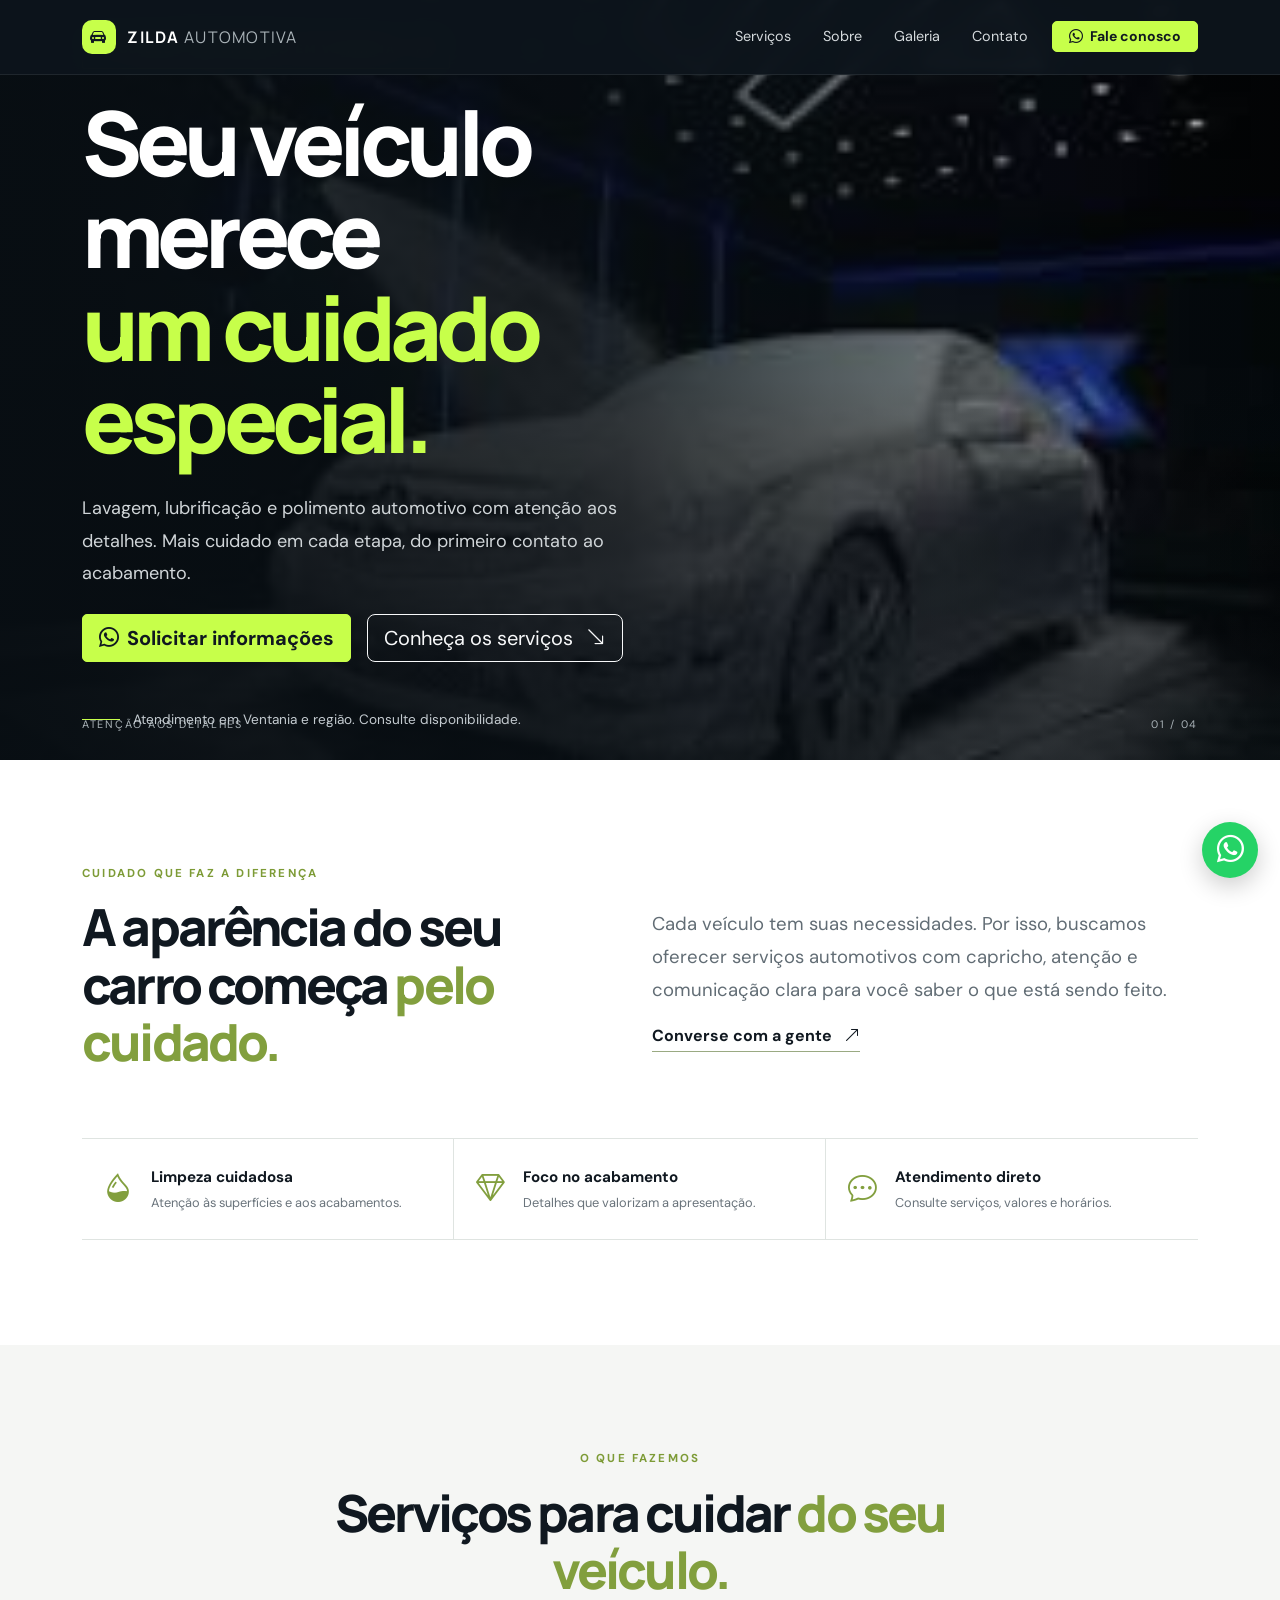
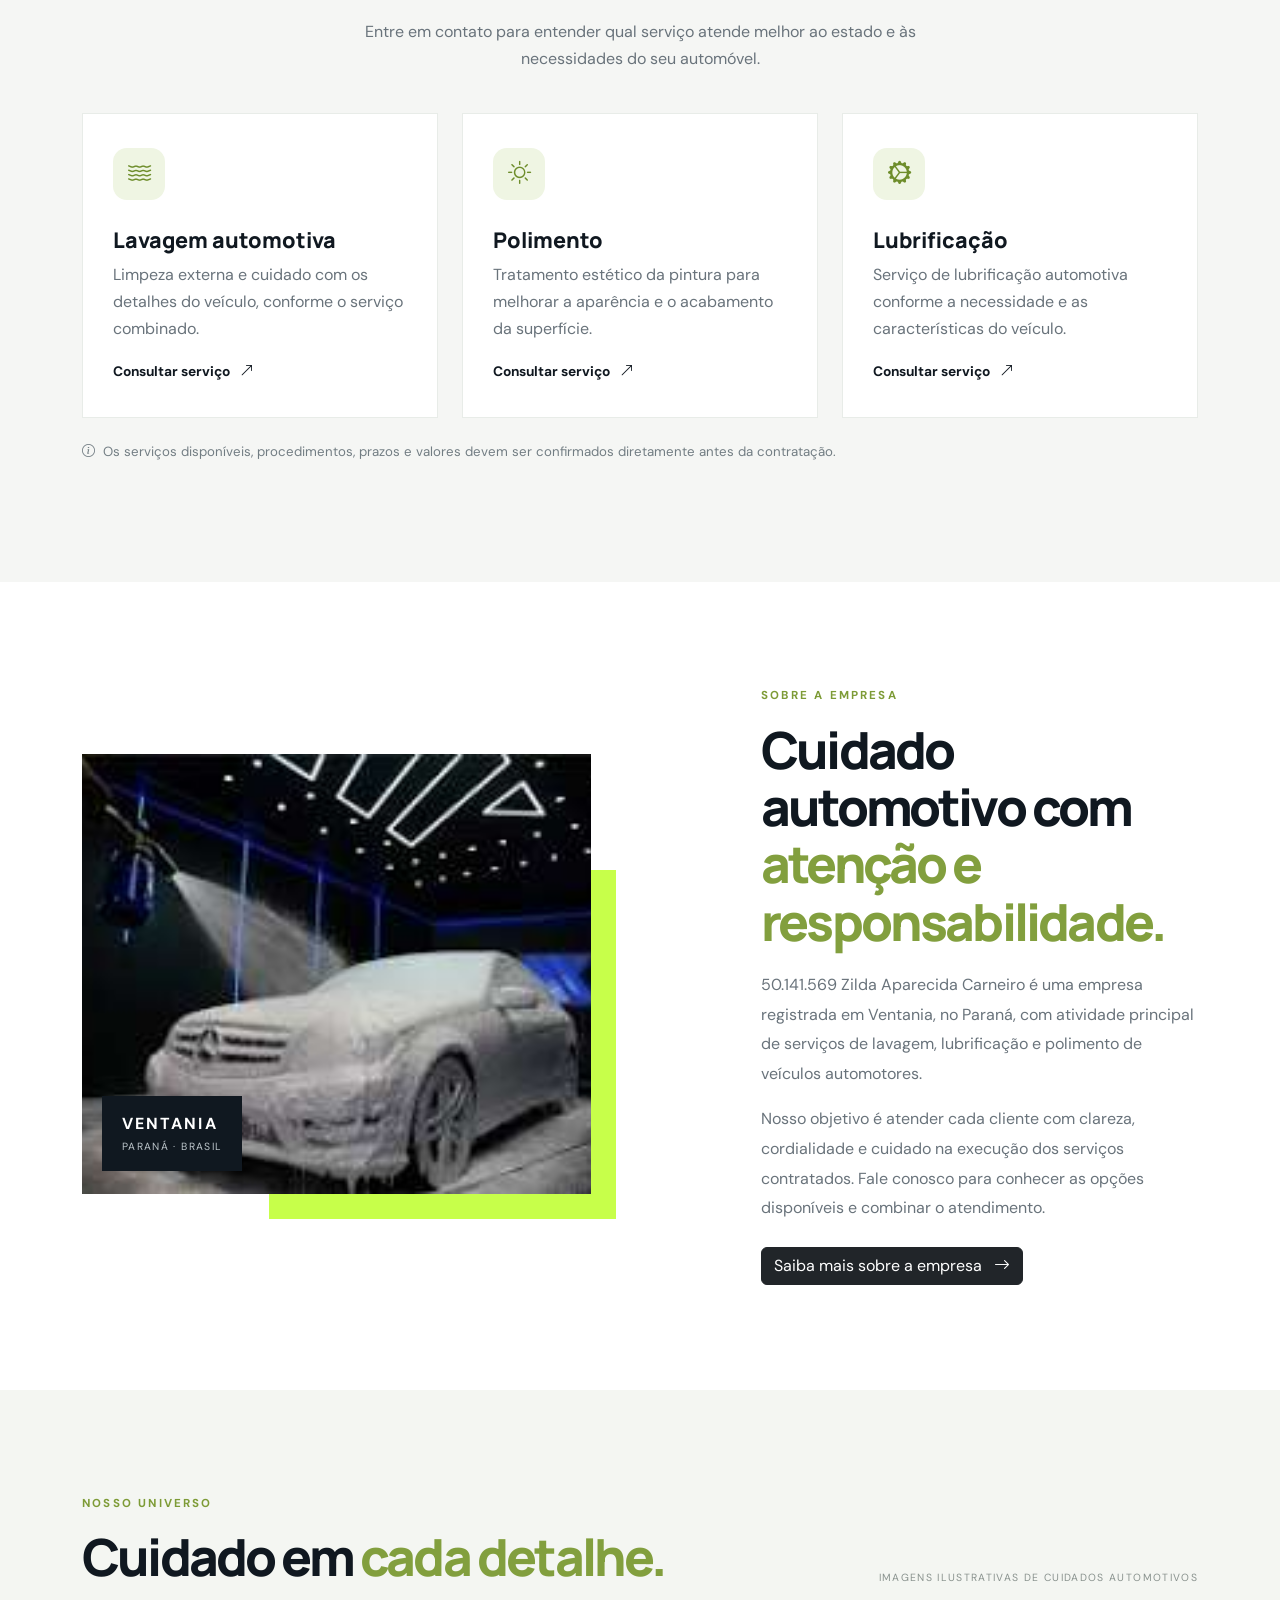
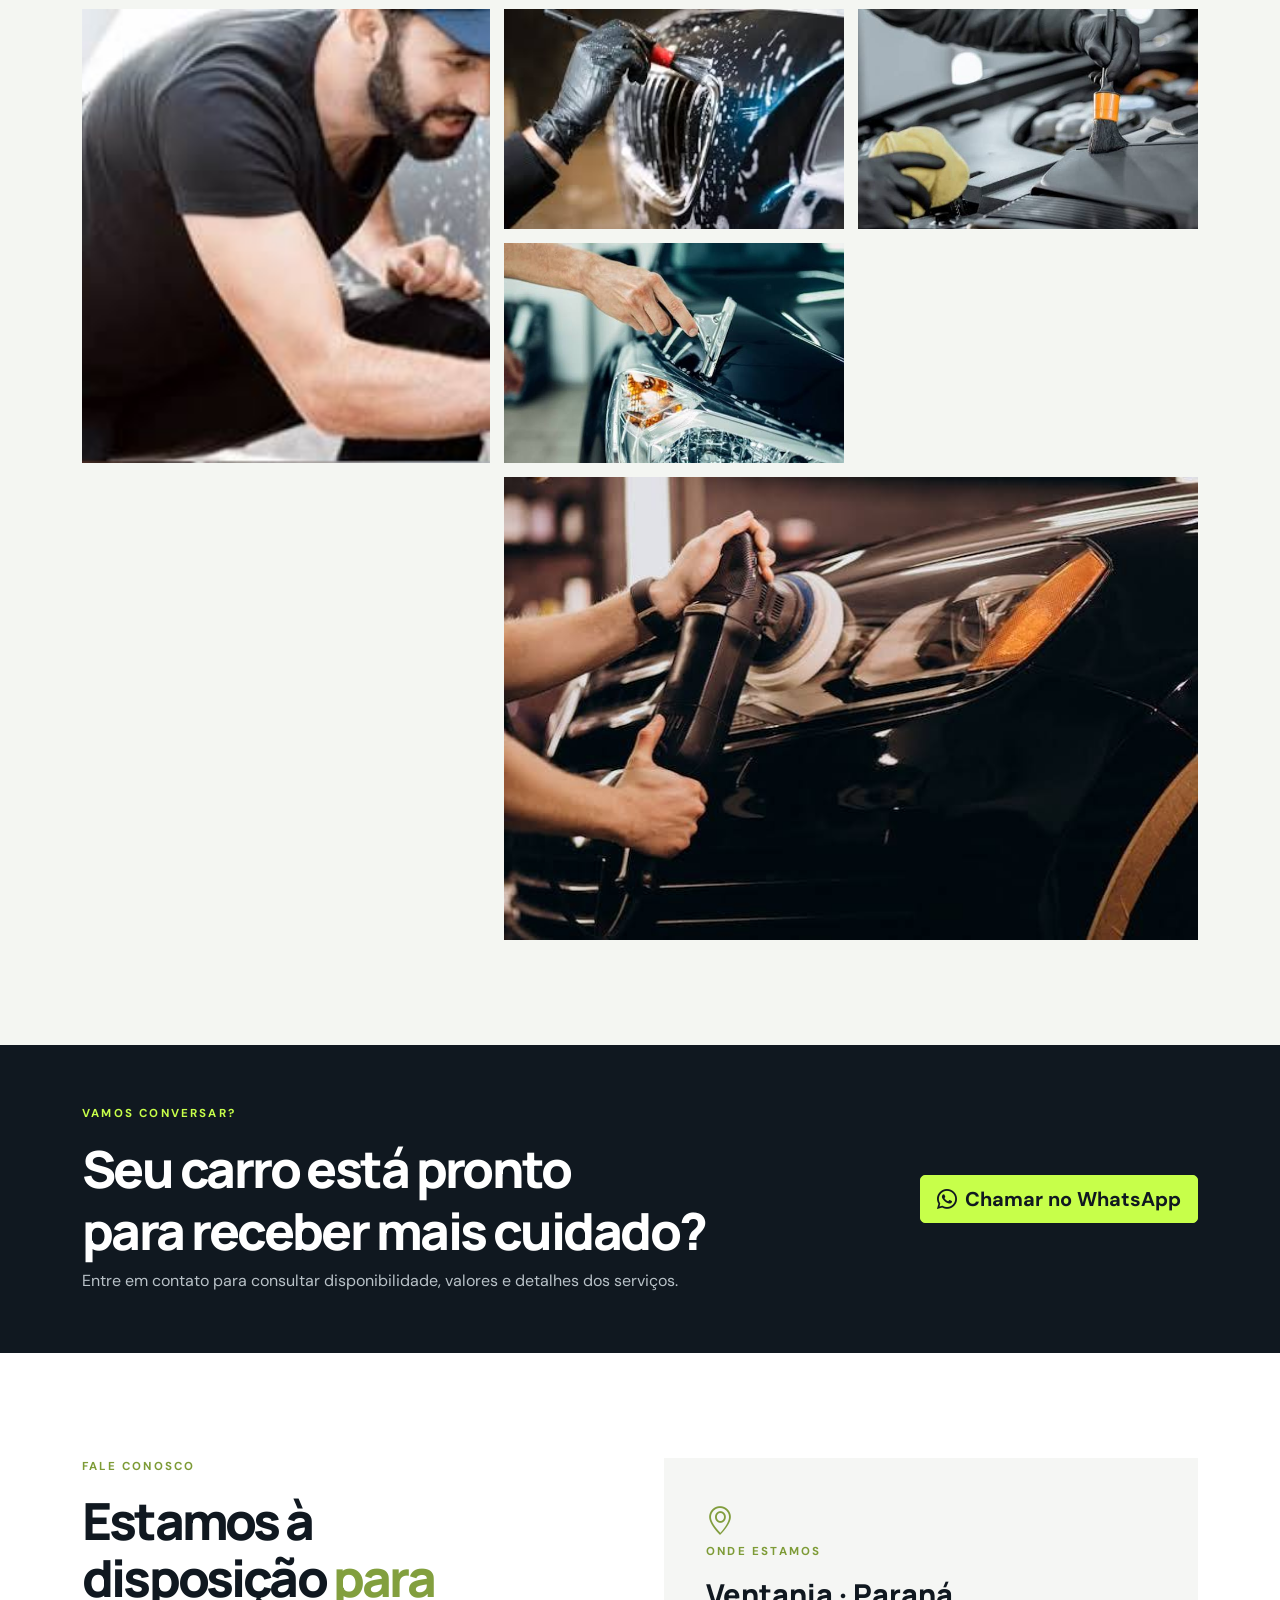
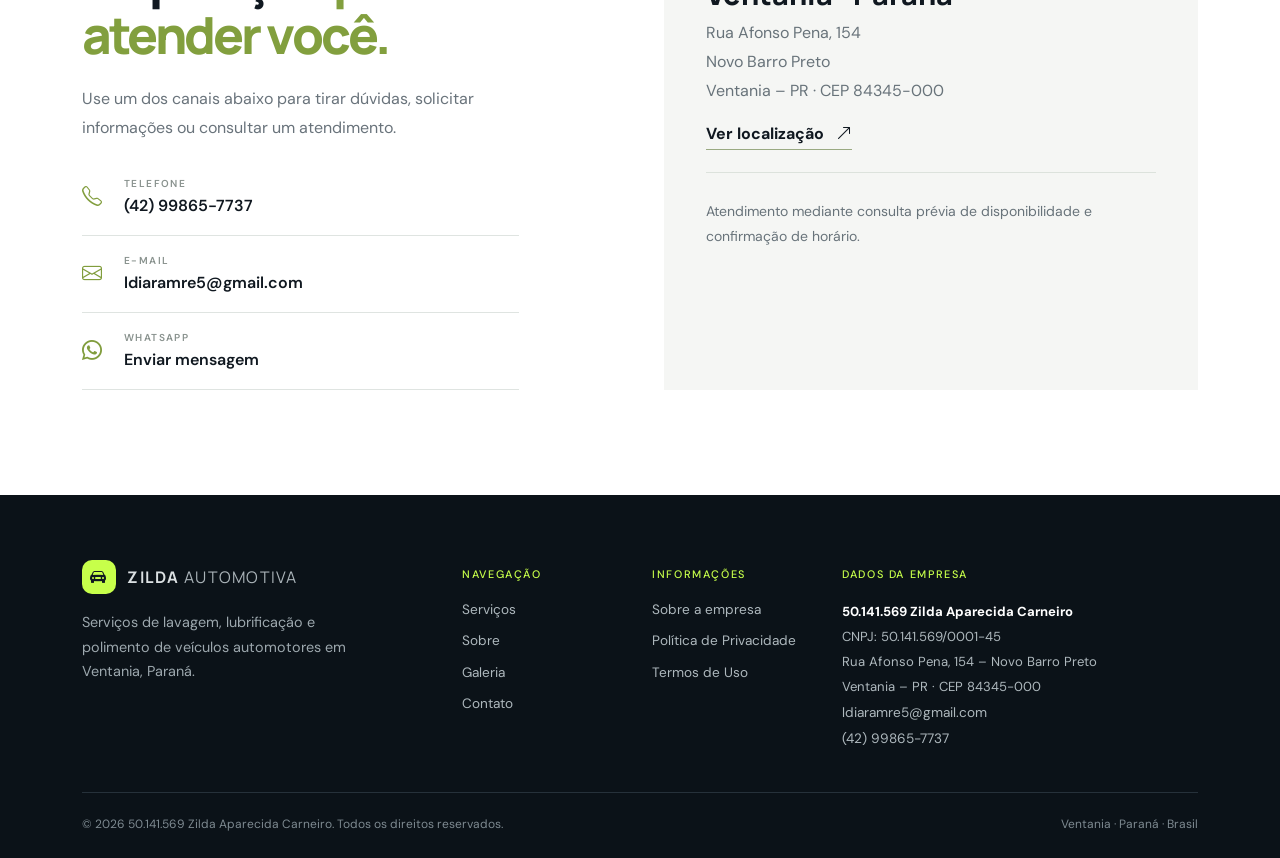
<file: index.html>
<!doctype html>
<html lang="pt-BR">
<head>
  <meta charset="utf-8">
  <meta name="viewport" content="width=device-width, initial-scale=1">
  <meta name="description" content="Serviços de lavagem, lubrificação e polimento de veículos automotores em Ventania, Paraná. Entre em contato e consulte atendimento.">
  <meta name="theme-color" content="#101820">
  <title>Lavagem e Estética Automotiva | Zilda Aparecida Carneiro</title>
  <link rel="preconnect" href="https://cdn.jsdelivr.net">
  <link href="https://cdn.jsdelivr.net/npm/bootstrap@5.3.3/dist/css/bootstrap.min.css" rel="stylesheet">
  <link href="https://cdn.jsdelivr.net/npm/bootstrap-icons@1.11.3/font/bootstrap-icons.min.css" rel="stylesheet">
  <link rel="stylesheet" href="styles.css">
</head>
<body>
<nav class="navbar navbar-expand-lg navbar-dark fixed-top site-nav">
  <div class="container">
    <a class="navbar-brand fw-bold" href="#inicio"><span class="brand-mark"><i class="bi bi-car-front-fill"></i></span> ZILDA <span class="brand-light">AUTOMOTIVA</span></a>
    <button class="navbar-toggler" type="button" data-bs-toggle="collapse" data-bs-target="#menu" aria-controls="menu" aria-expanded="false" aria-label="Abrir menu"><span class="navbar-toggler-icon"></span></button>
    <div class="collapse navbar-collapse" id="menu">
      <ul class="navbar-nav ms-auto align-items-lg-center gap-lg-3">
        <li class="nav-item"><a class="nav-link" href="#servicos">Serviços</a></li>
        <li class="nav-item"><a class="nav-link" href="#sobre">Sobre</a></li>
        <li class="nav-item"><a class="nav-link" href="#galeria">Galeria</a></li>
        <li class="nav-item"><a class="nav-link" href="#contato">Contato</a></li>
        <li class="nav-item"><a class="btn btn-accent btn-sm px-3" href="https://api.whatsapp.com/send?phone=5542998657737" target="_blank" rel="noopener"><i class="bi bi-whatsapp me-1"></i> Fale conosco</a></li>
      </ul>
    </div>
  </div>
</nav>

<header id="inicio" class="hero">
  <div class="hero-shade"></div>
  <div class="container hero-content">
    <div class="row align-items-center min-vh-100">
      <div class="col-lg-8">
        <span class="eyebrow"><i class="bi bi-stars me-2"></i>CUIDADO AUTOMOTIVO EM VENTANIA – PR</span>
        <h1>Seu veículo merece<br><span>um cuidado especial.</span></h1>
        <p class="hero-copy">Lavagem, lubrificação e polimento automotivo com atenção aos detalhes. Mais cuidado em cada etapa, do primeiro contato ao acabamento.</p>
        <div class="d-flex flex-wrap gap-3 mt-4">
          <a class="btn btn-accent btn-lg" href="https://api.whatsapp.com/send?phone=5542998657737&text=Ol%C3%A1!%20Gostaria%20de%20informa%C3%A7%C3%B5es%20sobre%20os%20servi%C3%A7os." target="_blank" rel="noopener"><i class="bi bi-whatsapp me-2"></i>Solicitar informações</a>
          <a class="btn btn-outline-light btn-lg" href="#servicos">Conheça os serviços <i class="bi bi-arrow-down-right ms-2"></i></a>
        </div>
        <div class="hero-note mt-5"><span class="note-line"></span><span>Atendimento em Ventania e região. Consulte disponibilidade.</span></div>
      </div>
    </div>
  </div>
  <div class="hero-bottom container"><span>ATENÇÃO AOS DETALHES</span><span>01 / 04</span></div>
</header>

<main>
<section class="intro-section section-pad">
  <div class="container">
    <div class="row g-4 align-items-center">
      <div class="col-lg-5"><p class="section-kicker">CUIDADO QUE FAZ A DIFERENÇA</p><h2 class="section-title">A aparência do seu carro começa <em>pelo cuidado.</em></h2></div>
      <div class="col-lg-6 offset-lg-1"><p class="lead-copy">Cada veículo tem suas necessidades. Por isso, buscamos oferecer serviços automotivos com capricho, atenção e comunicação clara para você saber o que está sendo feito.</p><a href="#contato" class="text-link">Converse com a gente <i class="bi bi-arrow-up-right"></i></a></div>
    </div>
    <div class="feature-strip row g-0 mt-5">
      <div class="col-md-4 feature"><i class="bi bi-droplet-half"></i><div><strong>Limpeza cuidadosa</strong><span>Atenção às superfícies e aos acabamentos.</span></div></div>
      <div class="col-md-4 feature"><i class="bi bi-gem"></i><div><strong>Foco no acabamento</strong><span>Detalhes que valorizam a apresentação.</span></div></div>
      <div class="col-md-4 feature"><i class="bi bi-chat-dots"></i><div><strong>Atendimento direto</strong><span>Consulte serviços, valores e horários.</span></div></div>
    </div>
  </div>
</section>

<section id="servicos" class="services-section section-pad">
  <div class="container">
    <div class="section-heading text-center">
      <p class="section-kicker">O QUE FAZEMOS</p><h2 class="section-title">Serviços para cuidar <em>do seu veículo.</em></h2>
      <p class="muted-copy mx-auto">Entre em contato para entender qual serviço atende melhor ao estado e às necessidades do seu automóvel.</p>
    </div>
    <div class="row g-4 mt-3">
      <div class="col-md-6 col-lg-4"><article class="service-card"><div class="service-icon"><i class="bi bi-water"></i></div><h3>Lavagem automotiva</h3><p>Limpeza externa e cuidado com os detalhes do veículo, conforme o serviço combinado.</p><a href="#contato">Consultar serviço <i class="bi bi-arrow-up-right"></i></a></article></div>
      <div class="col-md-6 col-lg-4"><article class="service-card"><div class="service-icon"><i class="bi bi-brightness-high"></i></div><h3>Polimento</h3><p>Tratamento estético da pintura para melhorar a aparência e o acabamento da superfície.</p><a href="#contato">Consultar serviço <i class="bi bi-arrow-up-right"></i></a></article></div>
      <div class="col-md-6 col-lg-4"><article class="service-card"><div class="service-icon"><i class="bi bi-gear-wide-connected"></i></div><h3>Lubrificação</h3><p>Serviço de lubrificação automotiva conforme a necessidade e as características do veículo.</p><a href="#contato">Consultar serviço <i class="bi bi-arrow-up-right"></i></a></article></div>
    </div>
    <p class="service-disclaimer mt-4"><i class="bi bi-info-circle me-2"></i>Os serviços disponíveis, procedimentos, prazos e valores devem ser confirmados diretamente antes da contratação.</p>
  </div>
</section>

<section id="sobre" class="about-section section-pad">
  <div class="container">
    <div class="row align-items-center g-5">
      <div class="col-lg-6"><div class="about-image"><img src="assets/lavagem-premium.png" alt="Veículo recebendo cuidado e lavagem automotiva" loading="lazy"><div class="image-tag"><strong>VENTANIA</strong><span>PARANÁ · BRASIL</span></div></div></div>
      <div class="col-lg-5 offset-lg-1"><p class="section-kicker">SOBRE A EMPRESA</p><h2 class="section-title">Cuidado automotivo com <em>atenção e responsabilidade.</em></h2><p class="body-copy">50.141.569 Zilda Aparecida Carneiro é uma empresa registrada em Ventania, no Paraná, com atividade principal de serviços de lavagem, lubrificação e polimento de veículos automotores.</p><p class="body-copy">Nosso objetivo é atender cada cliente com clareza, cordialidade e cuidado na execução dos serviços contratados. Fale conosco para conhecer as opções disponíveis e combinar o atendimento.</p><a class="btn btn-dark mt-2" href="sobre.html">Saiba mais sobre a empresa <i class="bi bi-arrow-right ms-2"></i></a></div>
    </div>
  </div>
</section>

<section id="galeria" class="gallery-section section-pad">
  <div class="container">
    <div class="d-flex flex-wrap align-items-end justify-content-between gap-3 mb-4"><div><p class="section-kicker">NOSSO UNIVERSO</p><h2 class="section-title mb-0">Cuidado em <em>cada detalhe.</em></h2></div><span class="gallery-caption">IMAGENS ILUSTRATIVAS DE CUIDADOS AUTOMOTIVOS</span></div>
    <div class="gallery-grid">
      <img src="assets/limpeza-rodas.png" alt="Limpeza detalhada de roda automotiva" loading="lazy">
      <img src="assets/detalhamento-grade.png" alt="Detalhamento da grade dianteira de um automóvel" loading="lazy">
      <img src="assets/limpeza-motor.png" alt="Limpeza cuidadosa do compartimento do motor" loading="lazy">
      <img src="assets/polimento-detalhe.png" alt="Cuidado com acabamento externo do veículo" loading="lazy">
      <img src="assets/polimento-farol.png" alt="Polimento e cuidado da superfície próxima ao farol" loading="lazy">
    </div>
  </div>
</section>

<section class="cta-section">
  <div class="container"><div class="cta-panel"><div><p class="section-kicker">VAMOS CONVERSAR?</p><h2>Seu carro está pronto<br>para receber mais cuidado?</h2><p>Entre em contato para consultar disponibilidade, valores e detalhes dos serviços.</p></div><a class="btn btn-accent btn-lg" href="https://api.whatsapp.com/send?phone=5542998657737" target="_blank" rel="noopener"><i class="bi bi-whatsapp me-2"></i>Chamar no WhatsApp</a></div></div>
</section>

<section id="contato" class="contact-section section-pad">
  <div class="container">
    <div class="row g-5">
      <div class="col-lg-5"><p class="section-kicker">FALE CONOSCO</p><h2 class="section-title">Estamos à disposição <em>para atender você.</em></h2><p class="body-copy">Use um dos canais abaixo para tirar dúvidas, solicitar informações ou consultar um atendimento.</p>
        <a class="contact-line" href="tel:+5542998657737"><i class="bi bi-telephone"></i><span><small>TELEFONE</small>(42) 99865-7737</span></a>
        <a class="contact-line" href="mailto:ldiaramre5@gmail.com"><i class="bi bi-envelope"></i><span><small>E-MAIL</small>ldiaramre5@gmail.com</span></a>
        <a class="contact-line" href="https://api.whatsapp.com/send?phone=5542998657737" target="_blank" rel="noopener"><i class="bi bi-whatsapp"></i><span><small>WHATSAPP</small>Enviar mensagem</span></a>
      </div>
      <div class="col-lg-6 offset-lg-1"><div class="address-card"><i class="bi bi-geo-alt"></i><p class="section-kicker">ONDE ESTAMOS</p><h3>Ventania · Paraná</h3><p>Rua Afonso Pena, 154<br>Novo Barro Preto<br>Ventania – PR · CEP 84345-000</p><a href="https://www.google.com/maps/search/?api=1&query=Rua+Afonso+Pena%2C+154%2C+Ventania%2C+PR%2C+84345-000" target="_blank" rel="noopener" class="text-link">Ver localização <i class="bi bi-arrow-up-right"></i></a><div class="address-rule"></div><p class="small mb-0">Atendimento mediante consulta prévia de disponibilidade e confirmação de horário.</p></div></div>
    </div>
  </div>
</section>
</main>

<footer class="site-footer">
  <div class="container">
    <div class="row gy-4">
      <div class="col-lg-4"><a class="navbar-brand fw-bold" href="#inicio"><span class="brand-mark"><i class="bi bi-car-front-fill"></i></span> ZILDA <span class="brand-light">AUTOMOTIVA</span></a><p class="footer-about mt-3">Serviços de lavagem, lubrificação e polimento de veículos automotores em Ventania, Paraná.</p></div>
      <div class="col-6 col-lg-2"><h6>NAVEGAÇÃO</h6><a href="#servicos">Serviços</a><a href="#sobre">Sobre</a><a href="#galeria">Galeria</a><a href="#contato">Contato</a></div>
      <div class="col-6 col-lg-2"><h6>INFORMAÇÕES</h6><a href="sobre.html">Sobre a empresa</a><a href="politica-privacidade.html">Política de Privacidade</a><a href="termos-uso.html">Termos de Uso</a></div>
      <div class="col-lg-4"><h6>DADOS DA EMPRESA</h6><p class="company-data"><strong>50.141.569 Zilda Aparecida Carneiro</strong><br>CNPJ: 50.141.569/0001-45<br>Rua Afonso Pena, 154 – Novo Barro Preto<br>Ventania – PR · CEP 84345-000<br><a href="mailto:ldiaramre5@gmail.com">ldiaramre5@gmail.com</a><br><a href="tel:+5542998657737">(42) 99865-7737</a></p></div>
    </div>
    <div class="footer-bottom d-flex flex-wrap justify-content-between gap-2 mt-4"><span>© <span id="year"></span> 50.141.569 Zilda Aparecida Carneiro. Todos os direitos reservados.</span><span>Ventania · Paraná · Brasil</span></div>
  </div>
</footer>
<a class="whatsapp-float" href="https://api.whatsapp.com/send?phone=5542998657737" target="_blank" rel="noopener" aria-label="Fale pelo WhatsApp"><i class="bi bi-whatsapp"></i></a>
<script src="https://cdn.jsdelivr.net/npm/bootstrap@5.3.3/dist/js/bootstrap.bundle.min.js"></script>
<script>document.getElementById('year').textContent = new Date().getFullYear();</script>
</body>
</html>
</file>
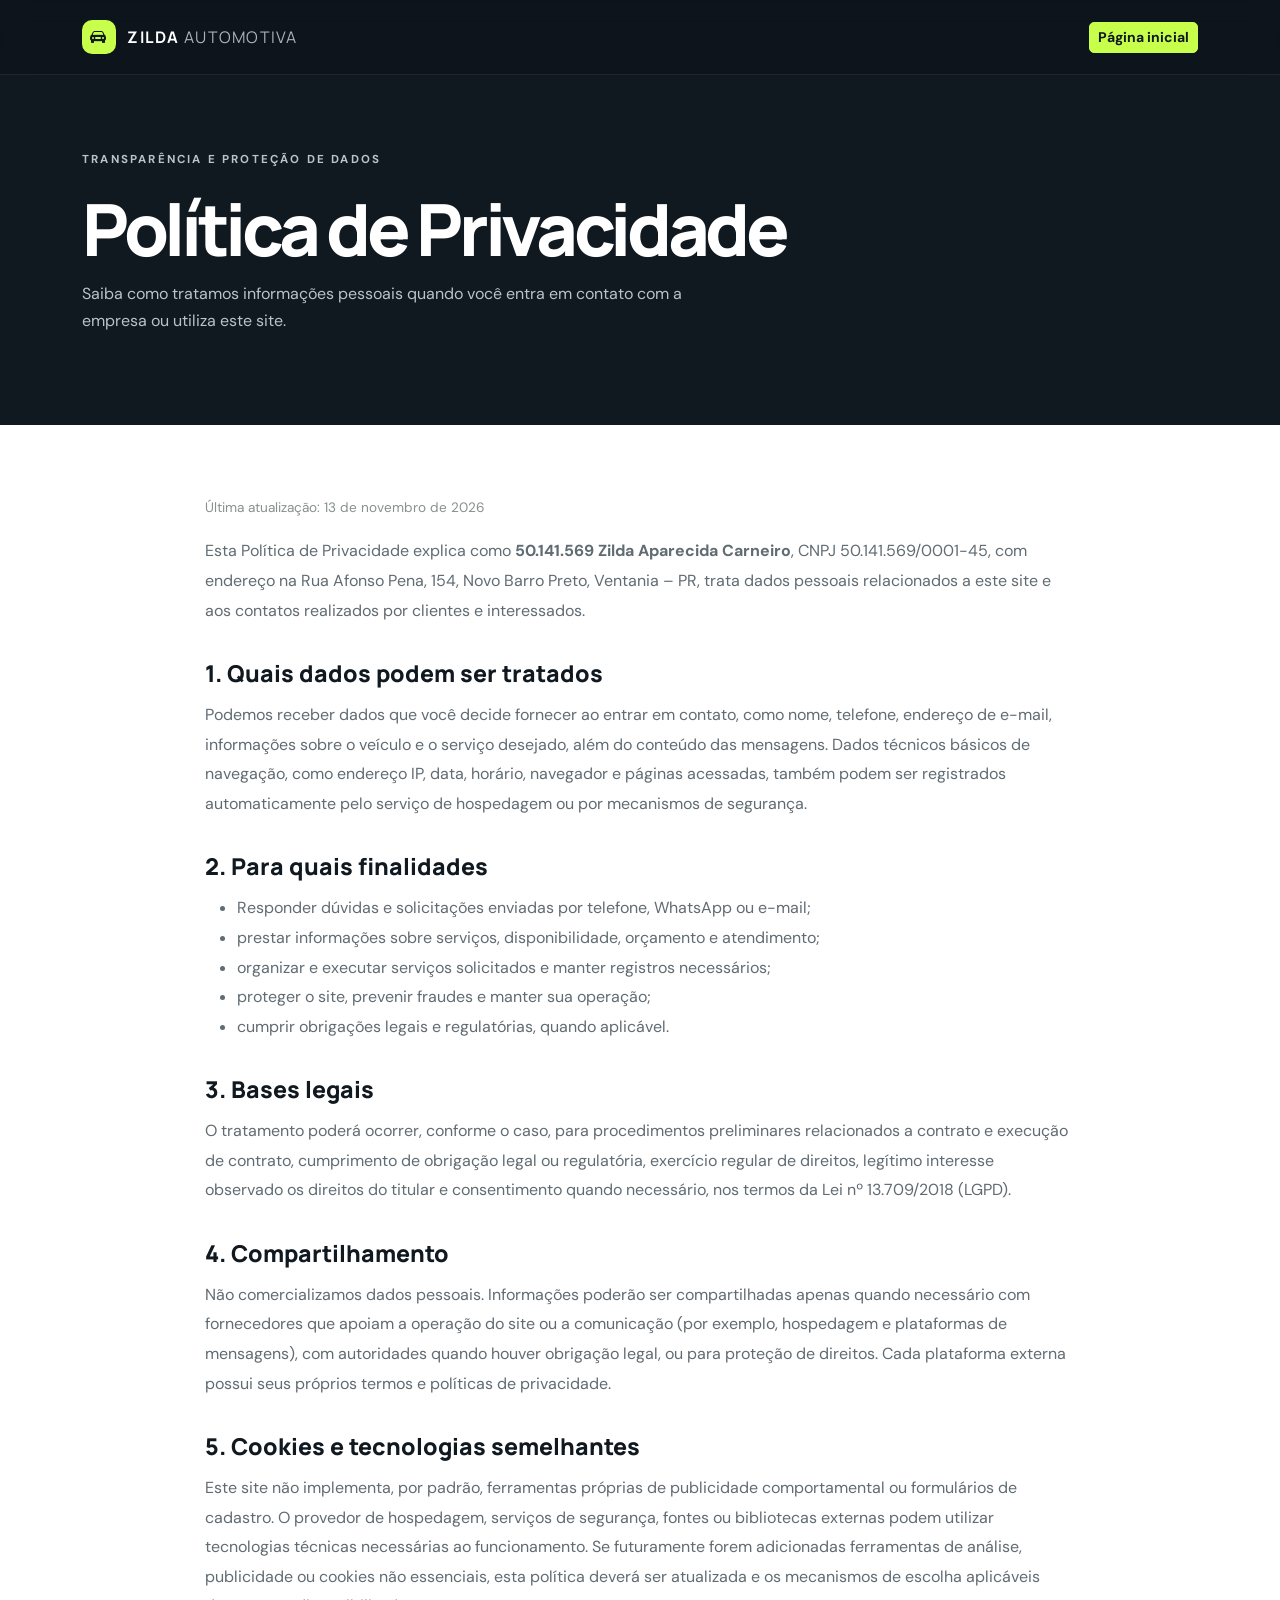
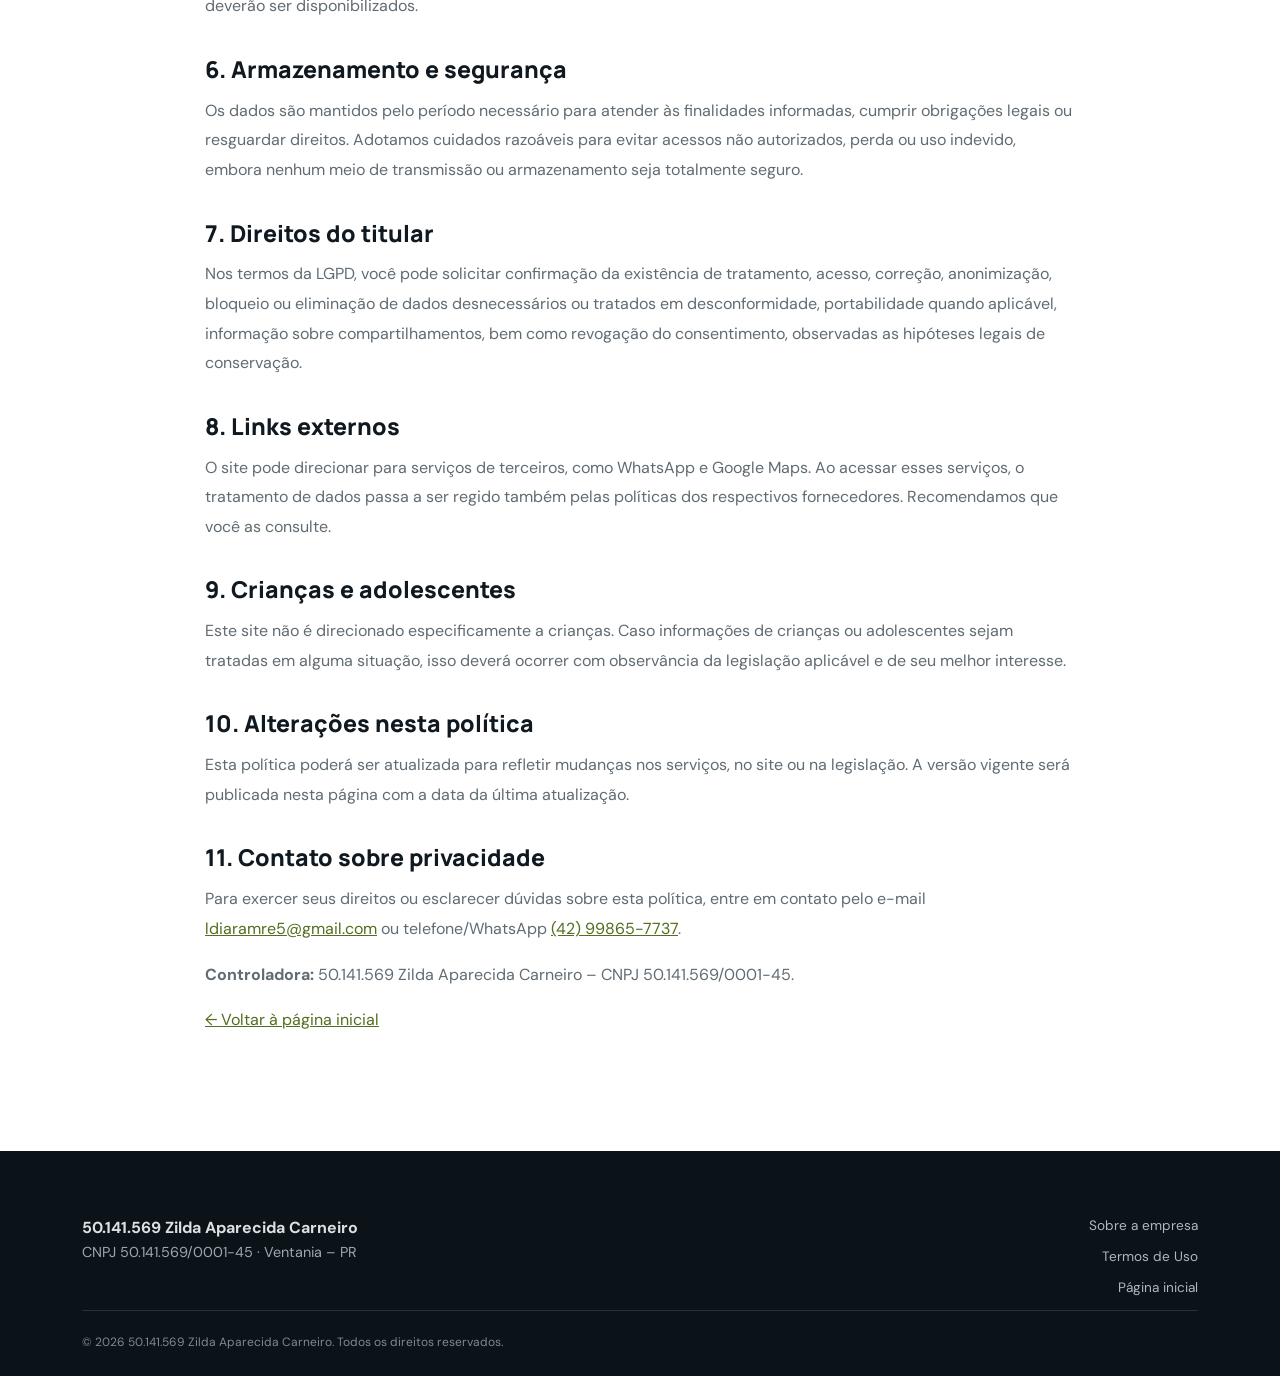
<file: politica-privacidade.html>
<!doctype html>
<html lang="pt-BR"><head><meta charset="utf-8"><meta name="viewport" content="width=device-width, initial-scale=1"><meta name="description" content="Política de Privacidade de 50.141.569 Zilda Aparecida Carneiro."><title>Política de Privacidade | Zilda Automotiva</title><link href="https://cdn.jsdelivr.net/npm/bootstrap@5.3.3/dist/css/bootstrap.min.css" rel="stylesheet"><link href="https://cdn.jsdelivr.net/npm/bootstrap-icons@1.11.3/font/bootstrap-icons.min.css" rel="stylesheet"><link rel="stylesheet" href="styles.css"></head><body>
<nav class="navbar navbar-expand-lg navbar-dark fixed-top site-nav"><div class="container"><a class="navbar-brand fw-bold" href="index.html"><span class="brand-mark"><i class="bi bi-car-front-fill"></i></span> ZILDA <span class="brand-light">AUTOMOTIVA</span></a><a class="btn btn-accent btn-sm" href="index.html">Página inicial</a></div></nav>
<header class="inner-hero"><div class="container"><p class="section-kicker">TRANSPARÊNCIA E PROTEÇÃO DE DADOS</p><h1>Política de Privacidade</h1><p>Saiba como tratamos informações pessoais quando você entra em contato com a empresa ou utiliza este site.</p></div></header>
<main class="container legal-content"><p class="updated">Última atualização: 13 de novembro de 2026</p><p>Esta Política de Privacidade explica como <strong>50.141.569 Zilda Aparecida Carneiro</strong>, CNPJ 50.141.569/0001-45, com endereço na Rua Afonso Pena, 154, Novo Barro Preto, Ventania – PR, trata dados pessoais relacionados a este site e aos contatos realizados por clientes e interessados.</p>
<h2>1. Quais dados podem ser tratados</h2><p>Podemos receber dados que você decide fornecer ao entrar em contato, como nome, telefone, endereço de e-mail, informações sobre o veículo e o serviço desejado, além do conteúdo das mensagens. Dados técnicos básicos de navegação, como endereço IP, data, horário, navegador e páginas acessadas, também podem ser registrados automaticamente pelo serviço de hospedagem ou por mecanismos de segurança.</p>
<h2>2. Para quais finalidades</h2><ul><li>Responder dúvidas e solicitações enviadas por telefone, WhatsApp ou e-mail;</li><li>prestar informações sobre serviços, disponibilidade, orçamento e atendimento;</li><li>organizar e executar serviços solicitados e manter registros necessários;</li><li>proteger o site, prevenir fraudes e manter sua operação;</li><li>cumprir obrigações legais e regulatórias, quando aplicável.</li></ul>
<h2>3. Bases legais</h2><p>O tratamento poderá ocorrer, conforme o caso, para procedimentos preliminares relacionados a contrato e execução de contrato, cumprimento de obrigação legal ou regulatória, exercício regular de direitos, legítimo interesse observado os direitos do titular e consentimento quando necessário, nos termos da Lei nº 13.709/2018 (LGPD).</p>
<h2>4. Compartilhamento</h2><p>Não comercializamos dados pessoais. Informações poderão ser compartilhadas apenas quando necessário com fornecedores que apoiam a operação do site ou a comunicação (por exemplo, hospedagem e plataformas de mensagens), com autoridades quando houver obrigação legal, ou para proteção de direitos. Cada plataforma externa possui seus próprios termos e políticas de privacidade.</p>
<h2>5. Cookies e tecnologias semelhantes</h2><p>Este site não implementa, por padrão, ferramentas próprias de publicidade comportamental ou formulários de cadastro. O provedor de hospedagem, serviços de segurança, fontes ou bibliotecas externas podem utilizar tecnologias técnicas necessárias ao funcionamento. Se futuramente forem adicionadas ferramentas de análise, publicidade ou cookies não essenciais, esta política deverá ser atualizada e os mecanismos de escolha aplicáveis deverão ser disponibilizados.</p>
<h2>6. Armazenamento e segurança</h2><p>Os dados são mantidos pelo período necessário para atender às finalidades informadas, cumprir obrigações legais ou resguardar direitos. Adotamos cuidados razoáveis para evitar acessos não autorizados, perda ou uso indevido, embora nenhum meio de transmissão ou armazenamento seja totalmente seguro.</p>
<h2>7. Direitos do titular</h2><p>Nos termos da LGPD, você pode solicitar confirmação da existência de tratamento, acesso, correção, anonimização, bloqueio ou eliminação de dados desnecessários ou tratados em desconformidade, portabilidade quando aplicável, informação sobre compartilhamentos, bem como revogação do consentimento, observadas as hipóteses legais de conservação.</p>
<h2>8. Links externos</h2><p>O site pode direcionar para serviços de terceiros, como WhatsApp e Google Maps. Ao acessar esses serviços, o tratamento de dados passa a ser regido também pelas políticas dos respectivos fornecedores. Recomendamos que você as consulte.</p>
<h2>9. Crianças e adolescentes</h2><p>Este site não é direcionado especificamente a crianças. Caso informações de crianças ou adolescentes sejam tratadas em alguma situação, isso deverá ocorrer com observância da legislação aplicável e de seu melhor interesse.</p>
<h2>10. Alterações nesta política</h2><p>Esta política poderá ser atualizada para refletir mudanças nos serviços, no site ou na legislação. A versão vigente será publicada nesta página com a data da última atualização.</p>
<h2>11. Contato sobre privacidade</h2><p>Para exercer seus direitos ou esclarecer dúvidas sobre esta política, entre em contato pelo e-mail <a href="mailto:ldiaramre5@gmail.com">ldiaramre5@gmail.com</a> ou telefone/WhatsApp <a href="https://api.whatsapp.com/send?phone=5542998657737">(42) 99865-7737</a>.</p>
<p><strong>Controladora:</strong> 50.141.569 Zilda Aparecida Carneiro – CNPJ 50.141.569/0001-45.</p><p><a href="index.html">← Voltar à página inicial</a></p></main>
<footer class="site-footer"><div class="container"><div class="row gy-3"><div class="col-md-6"><strong>50.141.569 Zilda Aparecida Carneiro</strong><p class="footer-about">CNPJ 50.141.569/0001-45 · Ventania – PR</p></div><div class="col-md-6 text-md-end"><a href="sobre.html">Sobre a empresa</a><a href="termos-uso.html">Termos de Uso</a><a href="index.html">Página inicial</a></div></div><div class="footer-bottom">© 2026 50.141.569 Zilda Aparecida Carneiro. Todos os direitos reservados.</div></div></footer></body></html>
</file>
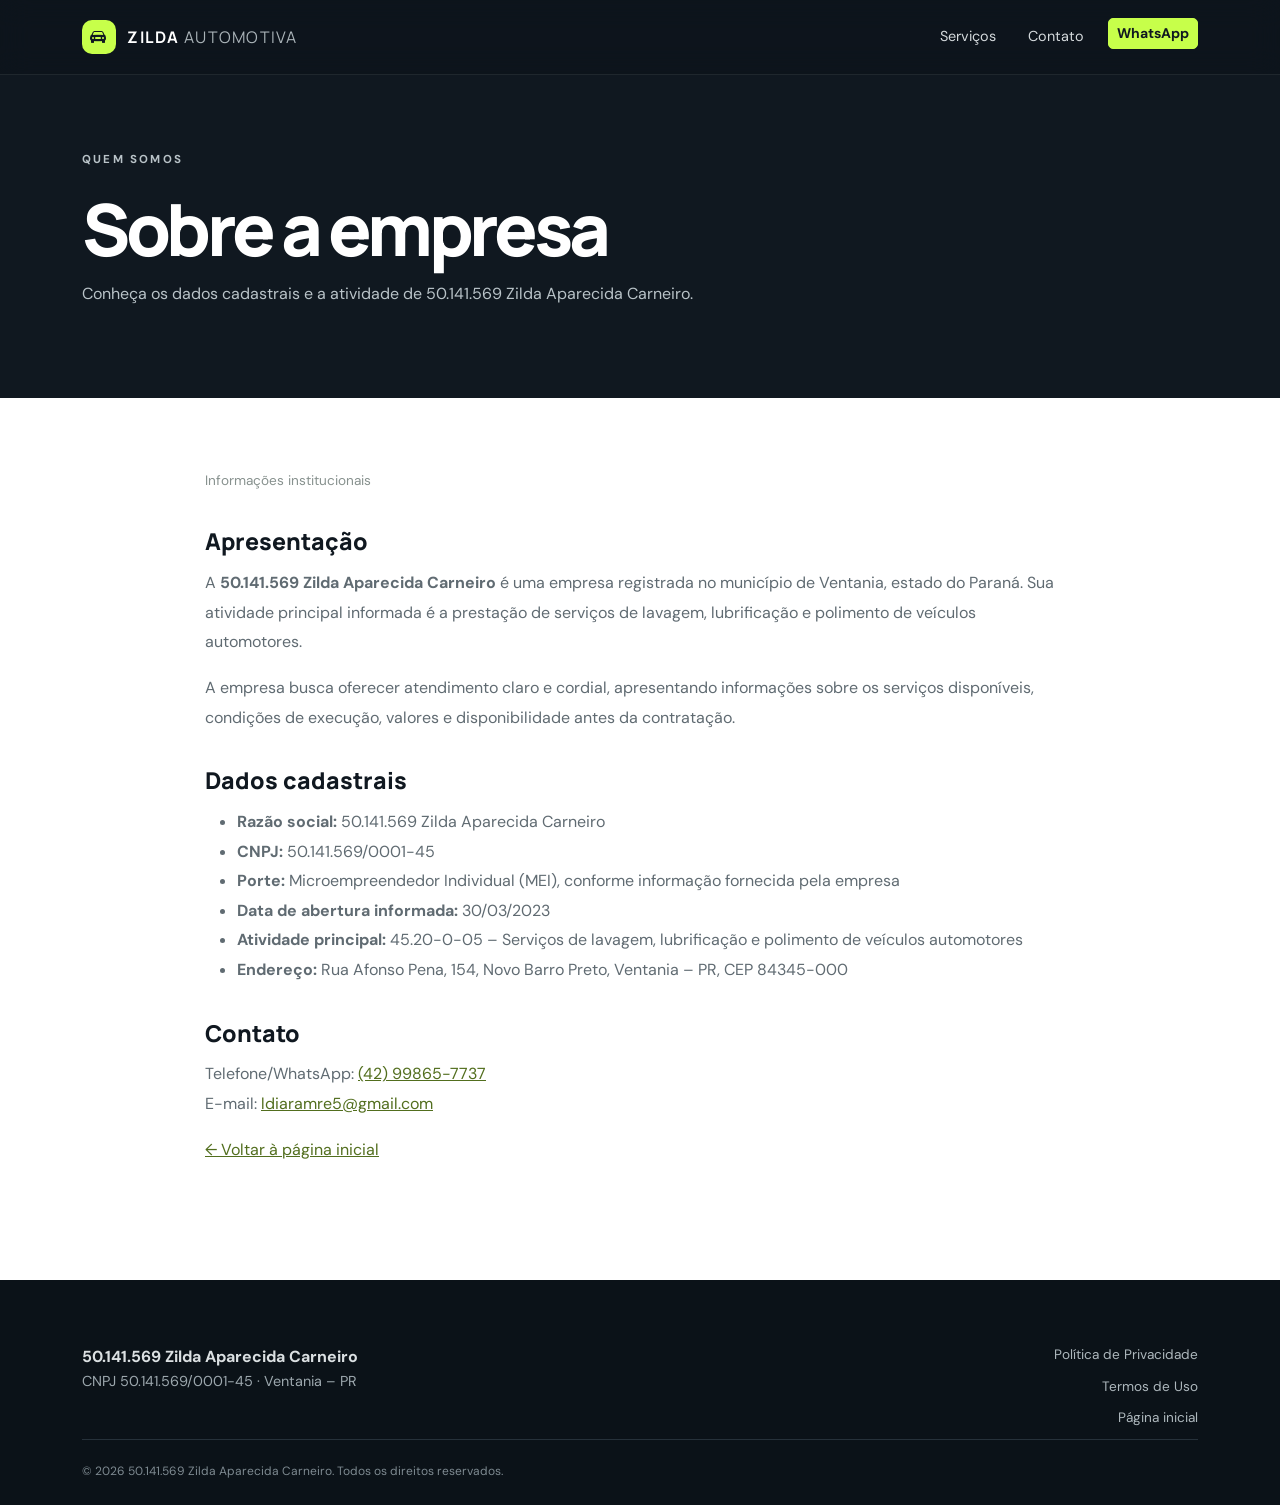
<file: sobre.html>
<!doctype html>
<html lang="pt-BR"><head><meta charset="utf-8"><meta name="viewport" content="width=device-width, initial-scale=1"><meta name="description" content="Conheça 50.141.569 Zilda Aparecida Carneiro, empresa de serviços automotivos em Ventania, Paraná."><title>Sobre a Empresa | Zilda Automotiva</title><link href="https://cdn.jsdelivr.net/npm/bootstrap@5.3.3/dist/css/bootstrap.min.css" rel="stylesheet"><link href="https://cdn.jsdelivr.net/npm/bootstrap-icons@1.11.3/font/bootstrap-icons.min.css" rel="stylesheet"><link rel="stylesheet" href="styles.css"></head><body>
<nav class="navbar navbar-expand-lg navbar-dark fixed-top site-nav"><div class="container"><a class="navbar-brand fw-bold" href="index.html"><span class="brand-mark"><i class="bi bi-car-front-fill"></i></span> ZILDA <span class="brand-light">AUTOMOTIVA</span></a><button class="navbar-toggler" data-bs-toggle="collapse" data-bs-target="#menu" aria-label="Abrir menu"><span class="navbar-toggler-icon"></span></button><div class="collapse navbar-collapse" id="menu"><ul class="navbar-nav ms-auto gap-lg-3"><li class="nav-item"><a class="nav-link" href="index.html#servicos">Serviços</a></li><li class="nav-item"><a class="nav-link" href="index.html#contato">Contato</a></li><li class="nav-item"><a class="btn btn-accent btn-sm" href="https://api.whatsapp.com/send?phone=5542998657737">WhatsApp</a></li></ul></div></div></nav>
<header class="inner-hero"><div class="container"><p class="section-kicker">QUEM SOMOS</p><h1>Sobre a empresa</h1><p>Conheça os dados cadastrais e a atividade de 50.141.569 Zilda Aparecida Carneiro.</p></div></header>
<main class="container legal-content"><p class="updated">Informações institucionais</p><h2>Apresentação</h2><p>A <strong>50.141.569 Zilda Aparecida Carneiro</strong> é uma empresa registrada no município de Ventania, estado do Paraná. Sua atividade principal informada é a prestação de serviços de lavagem, lubrificação e polimento de veículos automotores.</p><p>A empresa busca oferecer atendimento claro e cordial, apresentando informações sobre os serviços disponíveis, condições de execução, valores e disponibilidade antes da contratação.</p><h2>Dados cadastrais</h2><ul><li><strong>Razão social:</strong> 50.141.569 Zilda Aparecida Carneiro</li><li><strong>CNPJ:</strong> 50.141.569/0001-45</li><li><strong>Porte:</strong> Microempreendedor Individual (MEI), conforme informação fornecida pela empresa</li><li><strong>Data de abertura informada:</strong> 30/03/2023</li><li><strong>Atividade principal:</strong> 45.20-0-05 – Serviços de lavagem, lubrificação e polimento de veículos automotores</li><li><strong>Endereço:</strong> Rua Afonso Pena, 154, Novo Barro Preto, Ventania – PR, CEP 84345-000</li></ul><h2>Contato</h2><p>Telefone/WhatsApp: <a href="https://api.whatsapp.com/send?phone=5542998657737">(42) 99865-7737</a><br>E-mail: <a href="mailto:ldiaramre5@gmail.com">ldiaramre5@gmail.com</a></p><p><a href="index.html">← Voltar à página inicial</a></p></main>
<footer class="site-footer"><div class="container"><div class="row gy-3"><div class="col-md-6"><strong>50.141.569 Zilda Aparecida Carneiro</strong><p class="footer-about">CNPJ 50.141.569/0001-45 · Ventania – PR</p></div><div class="col-md-6 text-md-end"><a href="politica-privacidade.html">Política de Privacidade</a><a href="termos-uso.html">Termos de Uso</a><a href="index.html">Página inicial</a></div></div><div class="footer-bottom">© 2026 50.141.569 Zilda Aparecida Carneiro. Todos os direitos reservados.</div></div></footer><script src="https://cdn.jsdelivr.net/npm/bootstrap@5.3.3/dist/js/bootstrap.bundle.min.js"></script></body></html>
</file>
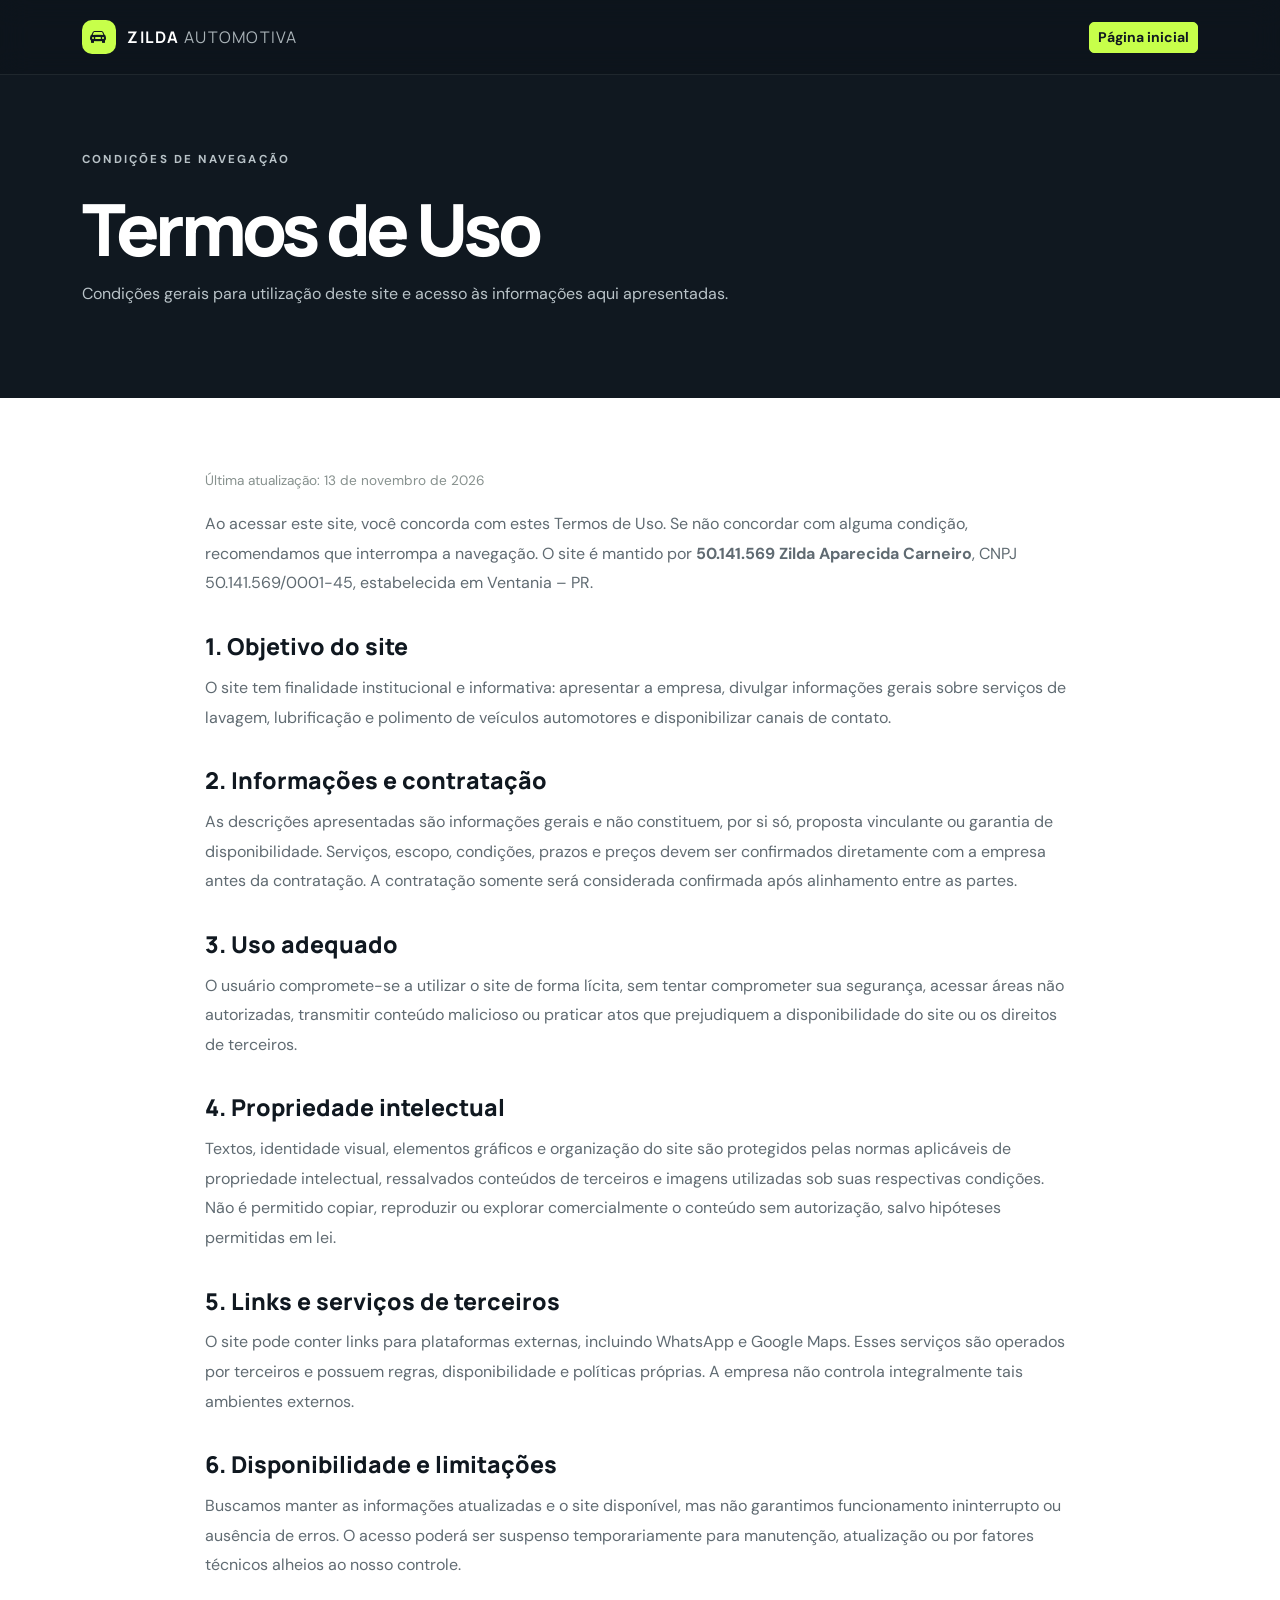
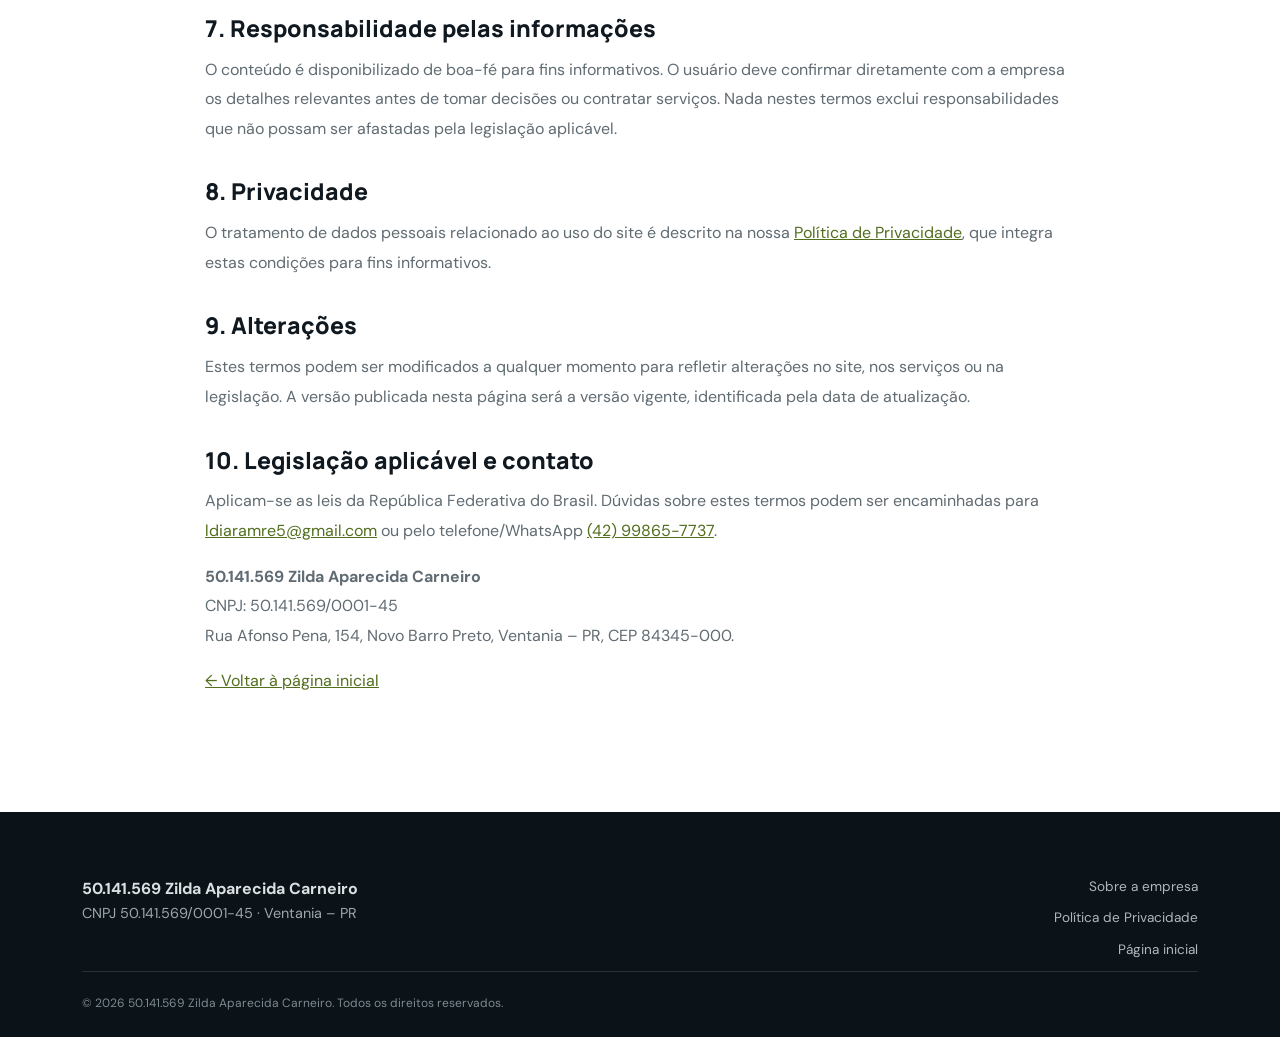
<file: termos-uso.html>
<!doctype html>
<html lang="pt-BR"><head><meta charset="utf-8"><meta name="viewport" content="width=device-width, initial-scale=1"><meta name="description" content="Termos de Uso do site de 50.141.569 Zilda Aparecida Carneiro."><title>Termos de Uso | Zilda Automotiva</title><link href="https://cdn.jsdelivr.net/npm/bootstrap@5.3.3/dist/css/bootstrap.min.css" rel="stylesheet"><link href="https://cdn.jsdelivr.net/npm/bootstrap-icons@1.11.3/font/bootstrap-icons.min.css" rel="stylesheet"><link rel="stylesheet" href="styles.css"></head><body>
<nav class="navbar navbar-expand-lg navbar-dark fixed-top site-nav"><div class="container"><a class="navbar-brand fw-bold" href="index.html"><span class="brand-mark"><i class="bi bi-car-front-fill"></i></span> ZILDA <span class="brand-light">AUTOMOTIVA</span></a><a class="btn btn-accent btn-sm" href="index.html">Página inicial</a></div></nav>
<header class="inner-hero"><div class="container"><p class="section-kicker">CONDIÇÕES DE NAVEGAÇÃO</p><h1>Termos de Uso</h1><p>Condições gerais para utilização deste site e acesso às informações aqui apresentadas.</p></div></header>
<main class="container legal-content"><p class="updated">Última atualização: 13 de novembro de 2026</p><p>Ao acessar este site, você concorda com estes Termos de Uso. Se não concordar com alguma condição, recomendamos que interrompa a navegação. O site é mantido por <strong>50.141.569 Zilda Aparecida Carneiro</strong>, CNPJ 50.141.569/0001-45, estabelecida em Ventania – PR.</p>
<h2>1. Objetivo do site</h2><p>O site tem finalidade institucional e informativa: apresentar a empresa, divulgar informações gerais sobre serviços de lavagem, lubrificação e polimento de veículos automotores e disponibilizar canais de contato.</p>
<h2>2. Informações e contratação</h2><p>As descrições apresentadas são informações gerais e não constituem, por si só, proposta vinculante ou garantia de disponibilidade. Serviços, escopo, condições, prazos e preços devem ser confirmados diretamente com a empresa antes da contratação. A contratação somente será considerada confirmada após alinhamento entre as partes.</p>
<h2>3. Uso adequado</h2><p>O usuário compromete-se a utilizar o site de forma lícita, sem tentar comprometer sua segurança, acessar áreas não autorizadas, transmitir conteúdo malicioso ou praticar atos que prejudiquem a disponibilidade do site ou os direitos de terceiros.</p>
<h2>4. Propriedade intelectual</h2><p>Textos, identidade visual, elementos gráficos e organização do site são protegidos pelas normas aplicáveis de propriedade intelectual, ressalvados conteúdos de terceiros e imagens utilizadas sob suas respectivas condições. Não é permitido copiar, reproduzir ou explorar comercialmente o conteúdo sem autorização, salvo hipóteses permitidas em lei.</p>
<h2>5. Links e serviços de terceiros</h2><p>O site pode conter links para plataformas externas, incluindo WhatsApp e Google Maps. Esses serviços são operados por terceiros e possuem regras, disponibilidade e políticas próprias. A empresa não controla integralmente tais ambientes externos.</p>
<h2>6. Disponibilidade e limitações</h2><p>Buscamos manter as informações atualizadas e o site disponível, mas não garantimos funcionamento ininterrupto ou ausência de erros. O acesso poderá ser suspenso temporariamente para manutenção, atualização ou por fatores técnicos alheios ao nosso controle.</p>
<h2>7. Responsabilidade pelas informações</h2><p>O conteúdo é disponibilizado de boa-fé para fins informativos. O usuário deve confirmar diretamente com a empresa os detalhes relevantes antes de tomar decisões ou contratar serviços. Nada nestes termos exclui responsabilidades que não possam ser afastadas pela legislação aplicável.</p>
<h2>8. Privacidade</h2><p>O tratamento de dados pessoais relacionado ao uso do site é descrito na nossa <a href="politica-privacidade.html">Política de Privacidade</a>, que integra estas condições para fins informativos.</p>
<h2>9. Alterações</h2><p>Estes termos podem ser modificados a qualquer momento para refletir alterações no site, nos serviços ou na legislação. A versão publicada nesta página será a versão vigente, identificada pela data de atualização.</p>
<h2>10. Legislação aplicável e contato</h2><p>Aplicam-se as leis da República Federativa do Brasil. Dúvidas sobre estes termos podem ser encaminhadas para <a href="mailto:ldiaramre5@gmail.com">ldiaramre5@gmail.com</a> ou pelo telefone/WhatsApp <a href="https://api.whatsapp.com/send?phone=5542998657737">(42) 99865-7737</a>.</p><p><strong>50.141.569 Zilda Aparecida Carneiro</strong><br>CNPJ: 50.141.569/0001-45<br>Rua Afonso Pena, 154, Novo Barro Preto, Ventania – PR, CEP 84345-000.</p><p><a href="index.html">← Voltar à página inicial</a></p></main>
<footer class="site-footer"><div class="container"><div class="row gy-3"><div class="col-md-6"><strong>50.141.569 Zilda Aparecida Carneiro</strong><p class="footer-about">CNPJ 50.141.569/0001-45 · Ventania – PR</p></div><div class="col-md-6 text-md-end"><a href="sobre.html">Sobre a empresa</a><a href="politica-privacidade.html">Política de Privacidade</a><a href="index.html">Página inicial</a></div></div><div class="footer-bottom">© 2026 50.141.569 Zilda Aparecida Carneiro. Todos os direitos reservados.</div></div></footer></body></html>
</file>
<file: styles.css>
@import url('https://fonts.googleapis.com/css2?family=DM+Sans:wght@400;500;600;700&family=Manrope:wght@400;500;600;700;800&display=swap');
:root{--ink:#101820;--ink2:#18232d;--muted:#69737b;--paper:#f5f6f4;--accent:#c7ff4a;--line:#dfe4e1}
*{box-sizing:border-box}html{scroll-behavior:smooth;scroll-padding-top:82px}body{font-family:'DM Sans',sans-serif;color:var(--ink);background:#fff}h1,h2,h3,h4,.navbar-brand{font-family:'Manrope',sans-serif}.site-nav{background:rgba(13,21,28,.94);backdrop-filter:blur(14px);padding:15px 0;border-bottom:1px solid rgba(255,255,255,.08)}.navbar-brand{letter-spacing:.08em;font-size:1rem}.brand-mark{display:inline-grid;place-items:center;width:34px;height:34px;background:var(--accent);color:var(--ink);border-radius:10px;margin-right:7px}.brand-light{font-weight:400;color:#aab3b8}.nav-link{font-size:.9rem;color:#d5dadd!important}.nav-link:hover{color:var(--accent)!important}.btn-accent{background:var(--accent);color:var(--ink);border:1px solid var(--accent);font-weight:700;border-radius:5px}.btn-accent:hover{background:#d8ff82;border-color:#d8ff82;color:var(--ink)}.hero{position:relative;min-height:760px;background:var(--ink) url('assets/lavagem-premium.png') center 55%/cover no-repeat;color:#fff}.hero-shade{position:absolute;inset:0;background:linear-gradient(90deg,rgba(8,14,19,.96) 0%,rgba(8,14,19,.79) 48%,rgba(8,14,19,.22) 100%),linear-gradient(0deg,rgba(8,14,19,.58),transparent 50%)}.hero-content{position:relative;z-index:1}.hero-content .min-vh-100{min-height:760px!important}.eyebrow,.section-kicker{font-size:.72rem;letter-spacing:.19em;font-weight:700;color:#7d9b36}.eyebrow{color:var(--accent);display:inline-block;border:1px solid rgba(199,255,74,.35);padding:10px 14px;border-radius:2px}.hero h1{font-size:clamp(3rem,7vw,6.3rem);font-weight:800;line-height:1.03;letter-spacing:-.065em;margin:27px 0}.hero h1 span{color:var(--accent)}.hero-copy{font-size:1.13rem;line-height:1.8;color:#d0d5d8;max-width:590px}.hero-note{display:flex;align-items:center;gap:13px;color:#c4cbd0;font-size:.85rem}.note-line{width:38px;height:1px;background:var(--accent)}.hero-bottom{position:absolute;bottom:28px;left:50%;transform:translateX(-50%);display:flex;justify-content:space-between;color:#aab3b8;font-size:.68rem;letter-spacing:.16em}.section-pad{padding:105px 0}.intro-section{background:#fff}.section-title{font-size:clamp(2.2rem,4vw,3.7rem);font-weight:800;letter-spacing:-.055em;line-height:1.12;margin:14px 0 20px}.section-title em{font-style:normal;color:#829f3e}.lead-copy{font-size:1.16rem;line-height:1.8;color:#626d75}.text-link{color:var(--ink);font-weight:700;text-decoration:none;border-bottom:1px solid #9aaa82;padding-bottom:5px}.text-link i{margin-left:8px}.feature-strip{border-top:1px solid var(--line);border-bottom:1px solid var(--line)}.feature{display:flex;align-items:center;gap:18px;padding:27px 22px}.feature:not(:last-child){border-right:1px solid var(--line)}.feature>i{font-size:1.8rem;color:#829f3e}.feature strong,.feature span{display:block}.feature strong{font-size:.95rem}.feature span{font-size:.8rem;color:var(--muted);margin-top:4px}.services-section{background:var(--paper)}.section-heading{max-width:740px;margin:auto}.muted-copy{max-width:590px;color:var(--muted);line-height:1.7}.service-card{height:100%;background:#fff;padding:34px 30px;border:1px solid #e8ece8;transition:.25s}.service-card:hover{transform:translateY(-5px);box-shadow:0 18px 45px rgba(16,24,32,.08)}.service-icon{width:52px;height:52px;display:grid;place-items:center;background:#eff5e3;color:#6e8d2b;font-size:1.45rem;border-radius:14px;margin-bottom:27px}.service-card h3{font-size:1.35rem;font-weight:800}.service-card p{color:var(--muted);line-height:1.7;min-height:82px}.service-card a{font-size:.86rem;font-weight:700;color:var(--ink);text-decoration:none}.service-card a i{margin-left:7px}.service-disclaimer{font-size:.83rem;color:#727d83}.about-section{background:#fff}.about-image{position:relative;padding:0 25px 25px 0}.about-image:before{content:'';position:absolute;right:0;bottom:0;width:65%;height:75%;background:var(--accent)}.about-image img{position:relative;width:100%;height:440px;object-fit:cover;display:block}.image-tag{position:absolute;left:20px;bottom:48px;background:var(--ink);color:white;padding:16px 20px}.image-tag strong,.image-tag span{display:block}.image-tag strong{letter-spacing:.13em}.image-tag span{font-size:.65rem;color:#bdc6cb;letter-spacing:.13em;margin-top:3px}.body-copy{color:#69737b;line-height:1.85}.gallery-section{background:#f4f6f2}.gallery-caption{font-size:.65rem;letter-spacing:.13em;color:#89928e}.gallery-grid{display:grid;grid-template-columns:1.2fr 1fr 1fr;grid-template-rows:220px 220px;gap:14px}.gallery-grid img{width:100%;height:100%;object-fit:cover;display:block}.gallery-grid img:first-child{grid-row:span 2}.gallery-grid img:last-child{grid-column:2 / 4}.cta-section{background:var(--ink);padding:60px 0}.cta-panel{display:flex;justify-content:space-between;align-items:center;gap:35px;color:#fff}.cta-panel .section-kicker{color:var(--accent)}.cta-panel h2{font-size:clamp(2rem,4vw,3.3rem);font-weight:800;letter-spacing:-.05em}.cta-panel p:not(.section-kicker){color:#b9c2c8;margin:0}.cta-panel .btn{flex-shrink:0}.contact-section{background:#fff}.contact-line{display:flex;align-items:center;gap:17px;padding:17px 0;border-bottom:1px solid var(--line);text-decoration:none;color:var(--ink);font-weight:600}.contact-line>i{font-size:1.25rem;color:#819d3d;width:25px}.contact-line small{display:block;font-size:.63rem;letter-spacing:.14em;color:#89928e;margin-bottom:3px}.address-card{background:var(--paper);padding:42px;height:100%}.address-card>i{font-size:1.8rem;color:#819d3d}.address-card h3{font-size:1.8rem;font-weight:800}.address-card p:not(.section-kicker){color:#68737a;line-height:1.8}.address-rule{height:1px;background:#dce2dc;margin:26px 0}.site-footer{background:#0b1218;color:#dbe0e2;padding:65px 0 25px}.footer-about{max-width:300px;color:#9da8ae;font-size:.9rem;line-height:1.7}.site-footer h6{font-size:.68rem;letter-spacing:.15em;color:var(--accent);margin:8px 0 19px}.site-footer a:not(.navbar-brand){display:block;color:#aeb8bd;text-decoration:none;font-size:.85rem;margin:0 0 11px}.site-footer a:hover{color:var(--accent)}.company-data{font-size:.82rem;line-height:1.9;color:#aeb8bd}.company-data strong{color:#fff}.company-data a{display:inline!important}.footer-bottom{border-top:1px solid #26313a;padding-top:22px;color:#7e8a91;font-size:.75rem}.whatsapp-float{position:fixed;z-index:1000;right:22px;bottom:22px;width:56px;height:56px;border-radius:50%;display:grid;place-items:center;background:#25d366;color:#fff;font-size:1.7rem;text-decoration:none;box-shadow:0 8px 25px #0003}.whatsapp-float:hover{color:#fff;transform:translateY(-3px)}
/* Páginas institucionais */
.inner-hero{padding:150px 0 75px;background:var(--ink);color:white}.inner-hero h1{font-size:clamp(2.5rem,6vw,4.5rem);font-weight:800;letter-spacing:-.06em}.inner-hero p{color:#b9c3c8;max-width:650px;line-height:1.7}.legal-content{max-width:900px;padding:70px 15px 100px}.legal-content h2{font-size:1.45rem;font-weight:800;margin:35px 0 12px}.legal-content p,.legal-content li{color:#606b72;line-height:1.85}.legal-content .updated{font-size:.85rem;color:#87918e}.legal-content a{color:#526e1e}
@media(max-width:767px){.section-pad{padding:72px 0}.hero,.hero-content .min-vh-100{min-height:690px!important}.hero h1{font-size:3.3rem}.hero-copy{font-size:1rem}.feature{border-right:0!important;border-bottom:1px solid var(--line);padding:22px 10px}.about-image img{height:310px}.gallery-grid{grid-template-columns:1fr 1fr;grid-template-rows:180px 180px 180px}.gallery-grid img:first-child{grid-row:auto}.gallery-grid img:last-child{grid-column:auto}.cta-panel{display:block}.cta-panel .btn{margin-top:25px}.address-card{padding:30px}.site-footer{padding-top:50px}}
</file>
